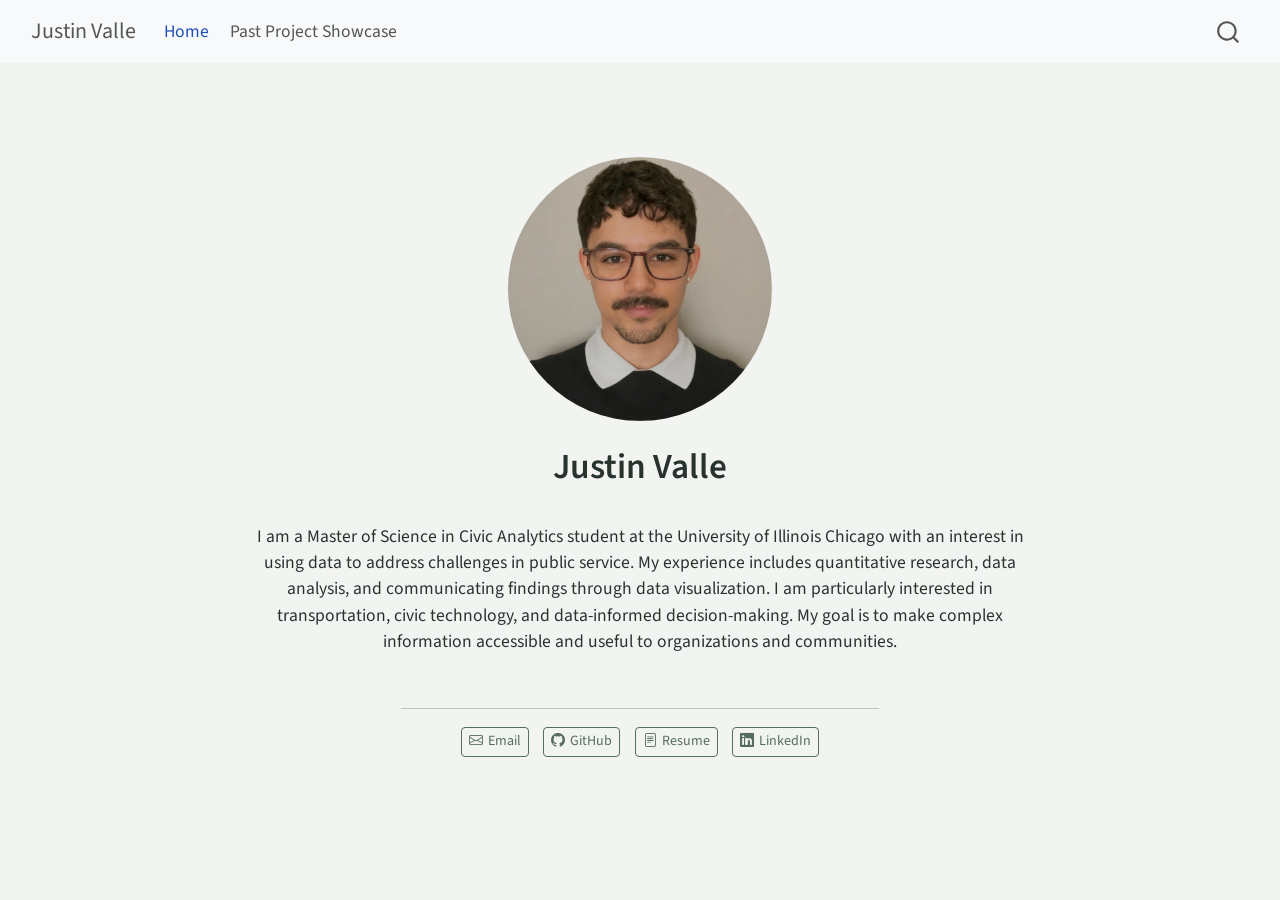
<file: docs/index.html>
<!DOCTYPE html>
<html xmlns="http://www.w3.org/1999/xhtml" lang="en" xml:lang="en"><head>

<meta charset="utf-8">
<meta name="generator" content="quarto-1.9.38">

<meta name="viewport" content="width=device-width, initial-scale=1.0, user-scalable=yes">


<title>Justin Valle</title>
<style>
/* Default styles provided by pandoc.
** See https://pandoc.org/MANUAL.html#variables-for-html for config info.
*/
code{white-space: pre-wrap;}
span.smallcaps{font-variant: small-caps;}
div.columns{display: flex; gap: min(4vw, 1.5em);}
div.column{flex: auto; overflow-x: auto;}
div.hanging-indent{margin-left: 1.5em; text-indent: -1.5em;}
ul.task-list{list-style: none;}
ul.task-list li input[type="checkbox"] {
  width: 0.8em;
  margin: 0 0.8em 0.2em -1em; /* quarto-specific, see https://github.com/quarto-dev/quarto-cli/issues/4556 */ 
  vertical-align: middle;
}
</style>


<script src="site_libs/quarto-nav/quarto-nav.js"></script>
<script src="site_libs/quarto-nav/headroom.min.js"></script>
<script src="site_libs/clipboard/clipboard.min.js"></script>
<script src="site_libs/quarto-search/autocomplete.umd.js"></script>
<script src="site_libs/quarto-search/fuse.min.js"></script>
<script src="site_libs/quarto-search/quarto-search.js"></script>
<meta name="quarto:offset" content="./">
<script src="site_libs/quarto-html/quarto.js" type="module"></script>
<script src="site_libs/quarto-html/tabsets/tabsets.js" type="module"></script>
<script src="site_libs/quarto-html/popper.min.js"></script>
<script src="site_libs/quarto-html/tippy.umd.min.js"></script>
<link href="site_libs/quarto-html/tippy.css" rel="stylesheet">
<link href="site_libs/quarto-html/quarto-syntax-highlighting-15634bcf2e68342d4ad2dfa704d543f6.css" rel="stylesheet" id="quarto-text-highlighting-styles">
<script src="site_libs/bootstrap/bootstrap.min.js"></script>
<link href="site_libs/bootstrap/bootstrap-icons.css" rel="stylesheet">
<link href="site_libs/bootstrap/bootstrap-abe318e02fb1c2ef12be7b823a6dc520.min.css" rel="stylesheet" append-hash="true" id="quarto-bootstrap" data-mode="light">
<script id="quarto-search-options" type="application/json">{
  "location": "navbar",
  "copy-button": false,
  "collapse-after": 3,
  "panel-placement": "end",
  "type": "overlay",
  "limit": 50,
  "keyboard-shortcut": [
    "f",
    "/",
    "s"
  ],
  "show-item-context": false,
  "language": {
    "search-no-results-text": "No results",
    "search-matching-documents-text": "matching documents",
    "search-copy-link-title": "Copy link to search",
    "search-hide-matches-text": "Hide additional matches",
    "search-more-match-text": "more match in this document",
    "search-more-matches-text": "more matches in this document",
    "search-clear-button-title": "Clear",
    "search-text-placeholder": "",
    "search-detached-cancel-button-title": "Cancel",
    "search-submit-button-title": "Submit",
    "search-label": "Search"
  }
}</script>


</head>

<body class="nav-fixed fullcontent quarto-light">

<div id="quarto-search-results"></div>
  <header id="quarto-header" class="headroom fixed-top">
    <nav class="navbar navbar-expand-lg " data-bs-theme="dark">
      <div class="navbar-container container-fluid">
      <div class="navbar-brand-container mx-auto">
    <a class="navbar-brand" href="./index.html">
    <span class="navbar-title">Justin Valle</span>
    </a>
  </div>
            <div id="quarto-search" class="" title="Search"></div>
          <button class="navbar-toggler" type="button" data-bs-toggle="collapse" data-bs-target="#navbarCollapse" aria-controls="navbarCollapse" role="menu" aria-expanded="false" aria-label="Toggle navigation" onclick="if (window.quartoToggleHeadroom) { window.quartoToggleHeadroom(); }">
  <span class="navbar-toggler-icon"></span>
</button>
          <div class="collapse navbar-collapse" id="navbarCollapse">
            <ul class="navbar-nav navbar-nav-scroll me-auto">
  <li class="nav-item">
    <a class="nav-link active" href="./index.html" aria-current="page"> 
<span class="menu-text">Home</span></a>
  </li>  
  <li class="nav-item">
    <a class="nav-link" href="./projects.html"> 
<span class="menu-text">Past Project Showcase</span></a>
  </li>  
</ul>
          </div> <!-- /navcollapse -->
            <div class="quarto-navbar-tools">
</div>
      </div> <!-- /container-fluid -->
    </nav>
</header>
<!-- content -->
<div id="quarto-content" class="quarto-container page-columns page-rows-contents page-layout-article page-navbar">
<!-- sidebar -->
<!-- margin-sidebar -->
    
<!-- main -->
<div class="quarto-about-jolla">
  <img src="profile.png" class="about-image
  round " style="height: 15em; width: 15em;">
 <header id="title-block-header" class="quarto-title-block default">
<div class="quarto-title">
<h1 class="title">Justin Valle</h1>
</div>
<div class="quarto-title-meta">
  </div>
</header><main class="content" id="quarto-document-content">
<p>I am a Master of Science in Civic Analytics student at the University of Illinois Chicago with an interest in using data to address challenges in public service. My experience includes quantitative research, data analysis, and communicating findings through data visualization. I am particularly interested in transportation, civic technology, and data-informed decision-making. My goal is to make complex information accessible and useful to organizations and communities.</p>


</main> 
  <hr class="about-sep">
   <div class="about-links">
  <a href="mailto:justinmv966@gmail.com" class="about-link" rel="" target="">
    <i class="bi bi-envelope"></i>
     <span class="about-link-text">Email</span>
  </a>
  <a href="https://github.com/jvalle966" class="about-link" rel="" target="">
    <i class="bi bi-github"></i>
     <span class="about-link-text">GitHub</span>
  </a>
  <a href="/jvalle_resume.pdf" class="about-link" rel="" target="">
    <i class="bi bi-file-text"></i>
     <span class="about-link-text">Resume</span>
  </a>
  <a href="https://www.linkedin.com/in/justin-valle-165857221/" class="about-link" rel="" target="">
    <i class="bi bi-linkedin"></i>
     <span class="about-link-text">LinkedIn</span>
  </a>
</div>
</div>
 <!-- /main -->
<script id="quarto-html-after-body" type="application/javascript">
  window.document.addEventListener("DOMContentLoaded", function (event) {
    const isCodeAnnotation = (el) => {
      for (const clz of el.classList) {
        if (clz.startsWith('code-annotation-')) {                     
          return true;
        }
      }
      return false;
    }
    const onCopySuccess = function(e) {
      // button target
      const button = e.trigger;
      // don't keep focus
      button.blur();
      // flash "checked"
      button.classList.add('code-copy-button-checked');
      var currentTitle = button.getAttribute("title");
      button.setAttribute("title", "Copied!");
      let tooltip;
      if (window.bootstrap) {
        button.setAttribute("data-bs-toggle", "tooltip");
        button.setAttribute("data-bs-placement", "left");
        button.setAttribute("data-bs-title", "Copied!");
        tooltip = new bootstrap.Tooltip(button, 
          { trigger: "manual", 
            customClass: "code-copy-button-tooltip",
            offset: [0, -8]});
        tooltip.show();    
      }
      setTimeout(function() {
        if (tooltip) {
          tooltip.hide();
          button.removeAttribute("data-bs-title");
          button.removeAttribute("data-bs-toggle");
          button.removeAttribute("data-bs-placement");
        }
        button.setAttribute("title", currentTitle);
        button.classList.remove('code-copy-button-checked');
      }, 1000);
      // clear code selection
      e.clearSelection();
    }
    const getTextToCopy = function(trigger) {
      const outerScaffold = trigger.parentElement.cloneNode(true);
      const codeEl = outerScaffold.querySelector('code');
      for (const childEl of codeEl.children) {
        if (isCodeAnnotation(childEl)) {
          childEl.remove();
        }
      }
      return codeEl.innerText;
    }
    const clipboard = new window.ClipboardJS('.code-copy-button:not([data-in-quarto-modal])', {
      text: getTextToCopy
    });
    clipboard.on('success', onCopySuccess);
    if (window.document.getElementById('quarto-embedded-source-code-modal')) {
      const clipboardModal = new window.ClipboardJS('.code-copy-button[data-in-quarto-modal]', {
        text: getTextToCopy,
        container: window.document.getElementById('quarto-embedded-source-code-modal')
      });
      clipboardModal.on('success', onCopySuccess);
    }
      var localhostRegex = new RegExp(/^(?:http|https):\/\/localhost\:?[0-9]*\//);
      var mailtoRegex = new RegExp(/^mailto:/);
        var filterRegex = new RegExp('/' + window.location.host + '/');
      var isInternal = (href) => {
          return filterRegex.test(href) || localhostRegex.test(href) || mailtoRegex.test(href);
      }
      // Inspect non-navigation links and adorn them if external
     var links = window.document.querySelectorAll('a[href]:not(.nav-link):not(.navbar-brand):not(.toc-action):not(.sidebar-link):not(.sidebar-item-toggle):not(.pagination-link):not(.no-external):not([aria-hidden]):not(.dropdown-item):not(.quarto-navigation-tool):not(.about-link)');
      for (var i=0; i<links.length; i++) {
        const link = links[i];
        if (!isInternal(link.href)) {
          // undo the damage that might have been done by quarto-nav.js in the case of
          // links that we want to consider external
          if (link.dataset.originalHref !== undefined) {
            link.href = link.dataset.originalHref;
          }
        }
      }
    function tippyHover(el, contentFn, onTriggerFn, onUntriggerFn) {
      const config = {
        allowHTML: true,
        maxWidth: 500,
        delay: 100,
        arrow: false,
        appendTo: function(el) {
            return el.parentElement;
        },
        interactive: true,
        interactiveBorder: 10,
        theme: 'quarto',
        placement: 'bottom-start',
      };
      if (contentFn) {
        config.content = contentFn;
      }
      if (onTriggerFn) {
        config.onTrigger = onTriggerFn;
      }
      if (onUntriggerFn) {
        config.onUntrigger = onUntriggerFn;
      }
      window.tippy(el, config); 
    }
    const noterefs = window.document.querySelectorAll('a[role="doc-noteref"]');
    for (var i=0; i<noterefs.length; i++) {
      const ref = noterefs[i];
      tippyHover(ref, function() {
        // use id or data attribute instead here
        let href = ref.getAttribute('data-footnote-href') || ref.getAttribute('href');
        try { href = new URL(href).hash; } catch {}
        const id = href.replace(/^#\/?/, "");
        const note = window.document.getElementById(id);
        if (note) {
          return note.innerHTML;
        } else {
          return "";
        }
      });
    }
    const xrefs = window.document.querySelectorAll('a.quarto-xref');
    const processXRef = (id, note) => {
      // Strip column container classes
      const stripColumnClz = (el) => {
        el.classList.remove("page-full", "page-columns");
        if (el.children) {
          for (const child of el.children) {
            stripColumnClz(child);
          }
        }
      }
      stripColumnClz(note)
      if (id === null || id.startsWith('sec-')) {
        // Special case sections, only their first couple elements
        const container = document.createElement("div");
        if (note.children && note.children.length > 2) {
          container.appendChild(note.children[0].cloneNode(true));
          for (let i = 1; i < note.children.length; i++) {
            const child = note.children[i];
            if (child.tagName === "P" && child.innerText === "") {
              continue;
            } else {
              container.appendChild(child.cloneNode(true));
              break;
            }
          }
          if (window.Quarto?.typesetMath) {
            window.Quarto.typesetMath(container);
          }
          return container.innerHTML
        } else {
          if (window.Quarto?.typesetMath) {
            window.Quarto.typesetMath(note);
          }
          return note.innerHTML;
        }
      } else {
        // Remove any anchor links if they are present
        const anchorLink = note.querySelector('a.anchorjs-link');
        if (anchorLink) {
          anchorLink.remove();
        }
        if (window.Quarto?.typesetMath) {
          window.Quarto.typesetMath(note);
        }
        if (note.classList.contains("callout")) {
          return note.outerHTML;
        } else {
          return note.innerHTML;
        }
      }
    }
    for (var i=0; i<xrefs.length; i++) {
      const xref = xrefs[i];
      tippyHover(xref, undefined, function(instance) {
        instance.disable();
        let url = xref.getAttribute('href');
        let hash = undefined; 
        if (url.startsWith('#')) {
          hash = url;
        } else {
          try { hash = new URL(url).hash; } catch {}
        }
        if (hash) {
          const id = hash.replace(/^#\/?/, "");
          const note = window.document.getElementById(id);
          if (note !== null) {
            try {
              const html = processXRef(id, note.cloneNode(true));
              instance.setContent(html);
            } finally {
              instance.enable();
              instance.show();
            }
          } else {
            // See if we can fetch this
            fetch(url.split('#')[0])
            .then(res => res.text())
            .then(html => {
              const parser = new DOMParser();
              const htmlDoc = parser.parseFromString(html, "text/html");
              const note = htmlDoc.getElementById(id);
              if (note !== null) {
                const html = processXRef(id, note);
                instance.setContent(html);
              } 
            }).finally(() => {
              instance.enable();
              instance.show();
            });
          }
        } else {
          // See if we can fetch a full url (with no hash to target)
          // This is a special case and we should probably do some content thinning / targeting
          fetch(url)
          .then(res => res.text())
          .then(html => {
            const parser = new DOMParser();
            const htmlDoc = parser.parseFromString(html, "text/html");
            const note = htmlDoc.querySelector('main.content');
            if (note !== null) {
              // This should only happen for chapter cross references
              // (since there is no id in the URL)
              // remove the first header
              if (note.children.length > 0 && note.children[0].tagName === "HEADER") {
                note.children[0].remove();
              }
              const html = processXRef(null, note);
              instance.setContent(html);
            } 
          }).finally(() => {
            instance.enable();
            instance.show();
          });
        }
      }, function(instance) {
      });
    }
        let selectedAnnoteEl;
        const selectorForAnnotation = ( cell, annotation) => {
          let cellAttr = 'data-code-cell="' + cell + '"';
          let lineAttr = 'data-code-annotation="' +  annotation + '"';
          const selector = 'span[' + cellAttr + '][' + lineAttr + ']';
          return selector;
        }
        const selectCodeLines = (annoteEl) => {
          const doc = window.document;
          const targetCell = annoteEl.getAttribute("data-target-cell");
          const targetAnnotation = annoteEl.getAttribute("data-target-annotation");
          const annoteSpan = window.document.querySelector(selectorForAnnotation(targetCell, targetAnnotation));
          const lines = annoteSpan.getAttribute("data-code-lines").split(",");
          const lineIds = lines.map((line) => {
            return targetCell + "-" + line;
          })
          let top = null;
          let height = null;
          let parent = null;
          if (lineIds.length > 0) {
              //compute the position of the single el (top and bottom and make a div)
              const el = window.document.getElementById(lineIds[0]);
              top = el.offsetTop;
              height = el.offsetHeight;
              parent = el.parentElement.parentElement;
            if (lineIds.length > 1) {
              const lastEl = window.document.getElementById(lineIds[lineIds.length - 1]);
              const bottom = lastEl.offsetTop + lastEl.offsetHeight;
              height = bottom - top;
            }
            if (top !== null && height !== null && parent !== null) {
              // cook up a div (if necessary) and position it 
              let div = window.document.getElementById("code-annotation-line-highlight");
              if (div === null) {
                div = window.document.createElement("div");
                div.setAttribute("id", "code-annotation-line-highlight");
                div.style.position = 'absolute';
                parent.appendChild(div);
              }
              div.style.top = top - 2 + "px";
              div.style.height = height + 4 + "px";
              div.style.left = 0;
              let gutterDiv = window.document.getElementById("code-annotation-line-highlight-gutter");
              if (gutterDiv === null) {
                gutterDiv = window.document.createElement("div");
                gutterDiv.setAttribute("id", "code-annotation-line-highlight-gutter");
                gutterDiv.style.position = 'absolute';
                const codeCell = window.document.getElementById(targetCell);
                const gutter = codeCell.querySelector('.code-annotation-gutter');
                gutter.appendChild(gutterDiv);
              }
              gutterDiv.style.top = top - 2 + "px";
              gutterDiv.style.height = height + 4 + "px";
            }
            selectedAnnoteEl = annoteEl;
          }
        };
        const unselectCodeLines = () => {
          const elementsIds = ["code-annotation-line-highlight", "code-annotation-line-highlight-gutter"];
          elementsIds.forEach((elId) => {
            const div = window.document.getElementById(elId);
            if (div) {
              div.remove();
            }
          });
          selectedAnnoteEl = undefined;
        };
          // Handle positioning of the toggle
      window.addEventListener(
        "resize",
        throttle(() => {
          elRect = undefined;
          if (selectedAnnoteEl) {
            selectCodeLines(selectedAnnoteEl);
          }
        }, 10)
      );
      function throttle(fn, ms) {
      let throttle = false;
      let timer;
        return (...args) => {
          if(!throttle) { // first call gets through
              fn.apply(this, args);
              throttle = true;
          } else { // all the others get throttled
              if(timer) clearTimeout(timer); // cancel #2
              timer = setTimeout(() => {
                fn.apply(this, args);
                timer = throttle = false;
              }, ms);
          }
        };
      }
        // Attach click handler to the DT
        const annoteDls = window.document.querySelectorAll('dt[data-target-cell]');
        for (const annoteDlNode of annoteDls) {
          annoteDlNode.addEventListener('click', (event) => {
            const clickedEl = event.target;
            if (clickedEl !== selectedAnnoteEl) {
              unselectCodeLines();
              const activeEl = window.document.querySelector('dt[data-target-cell].code-annotation-active');
              if (activeEl) {
                activeEl.classList.remove('code-annotation-active');
              }
              selectCodeLines(clickedEl);
              clickedEl.classList.add('code-annotation-active');
            } else {
              // Unselect the line
              unselectCodeLines();
              clickedEl.classList.remove('code-annotation-active');
            }
          });
        }
    const findCites = (el) => {
      const parentEl = el.parentElement;
      if (parentEl) {
        const cites = parentEl.dataset.cites;
        if (cites) {
          return {
            el,
            cites: cites.split(' ')
          };
        } else {
          return findCites(el.parentElement)
        }
      } else {
        return undefined;
      }
    };
    var bibliorefs = window.document.querySelectorAll('a[role="doc-biblioref"]');
    for (var i=0; i<bibliorefs.length; i++) {
      const ref = bibliorefs[i];
      const citeInfo = findCites(ref);
      if (citeInfo) {
        tippyHover(citeInfo.el, function() {
          var popup = window.document.createElement('div');
          citeInfo.cites.forEach(function(cite) {
            var citeDiv = window.document.createElement('div');
            citeDiv.classList.add('hanging-indent');
            citeDiv.classList.add('csl-entry');
            var biblioDiv = window.document.getElementById('ref-' + cite);
            if (biblioDiv) {
              citeDiv.innerHTML = biblioDiv.innerHTML;
            }
            popup.appendChild(citeDiv);
          });
          return popup.innerHTML;
        });
      }
    }
  });
  </script>
</div> <!-- /content -->




</body></html>
</file>
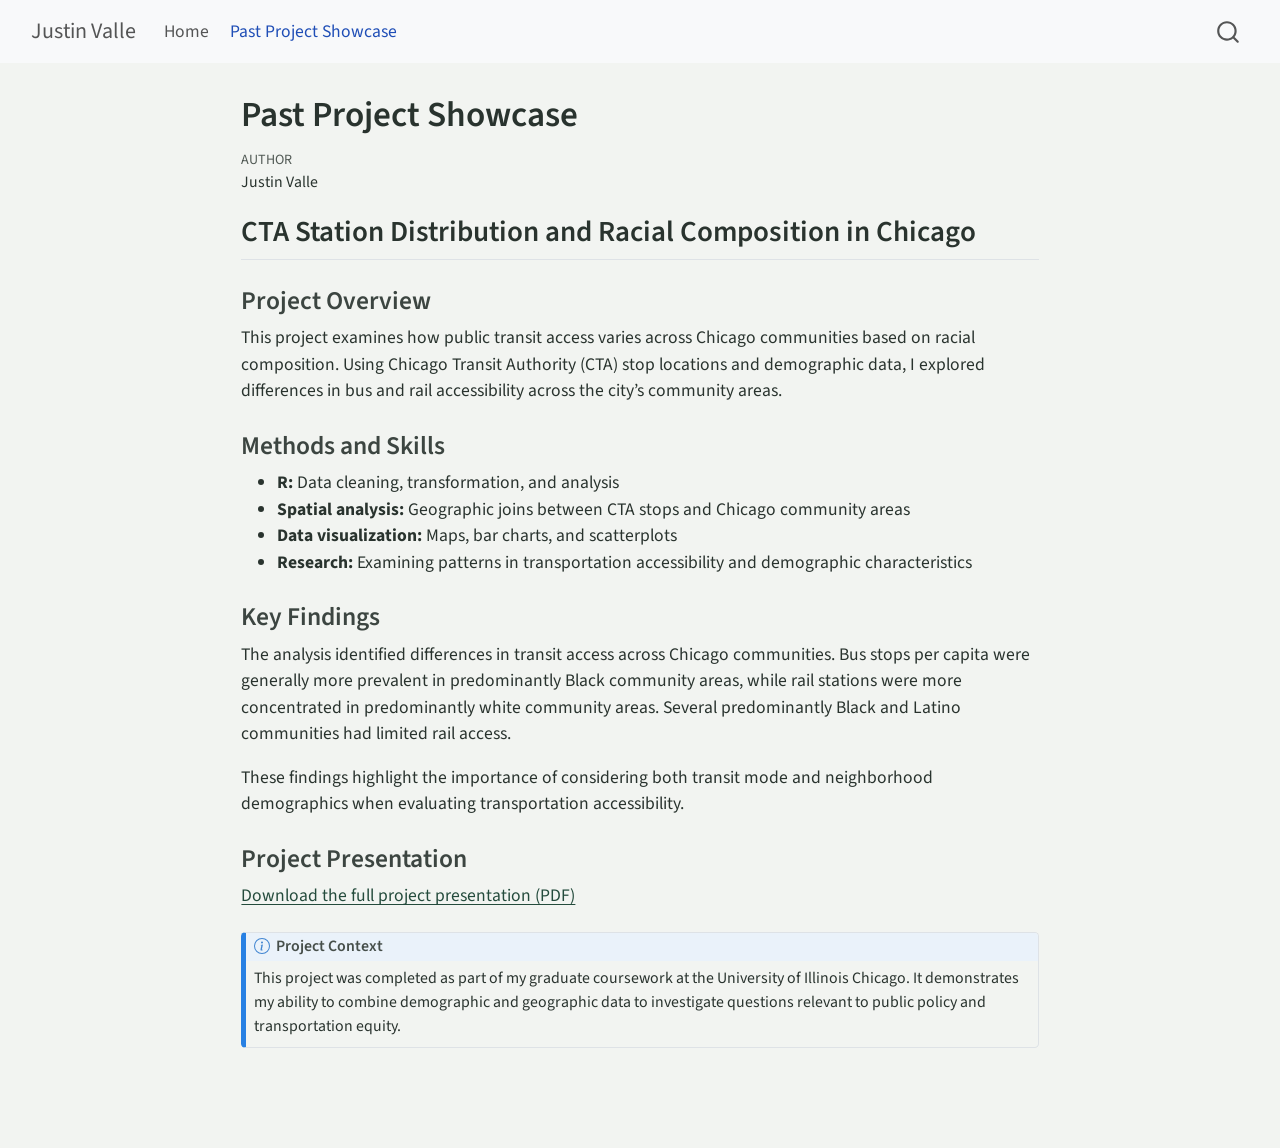
<file: docs/projects.html>
<!DOCTYPE html>
<html xmlns="http://www.w3.org/1999/xhtml" lang="en" xml:lang="en"><head>

<meta charset="utf-8">
<meta name="generator" content="quarto-1.9.38">

<meta name="viewport" content="width=device-width, initial-scale=1.0, user-scalable=yes">

<meta name="author" content="Justin Valle">

<title>Past Project Showcase – Justin Valle</title>
<style>
/* Default styles provided by pandoc.
** See https://pandoc.org/MANUAL.html#variables-for-html for config info.
*/
code{white-space: pre-wrap;}
span.smallcaps{font-variant: small-caps;}
div.columns{display: flex; gap: min(4vw, 1.5em);}
div.column{flex: auto; overflow-x: auto;}
div.hanging-indent{margin-left: 1.5em; text-indent: -1.5em;}
ul.task-list{list-style: none;}
ul.task-list li input[type="checkbox"] {
  width: 0.8em;
  margin: 0 0.8em 0.2em -1em; /* quarto-specific, see https://github.com/quarto-dev/quarto-cli/issues/4556 */ 
  vertical-align: middle;
}
</style>


<script src="site_libs/quarto-nav/quarto-nav.js"></script>
<script src="site_libs/quarto-nav/headroom.min.js"></script>
<script src="site_libs/clipboard/clipboard.min.js"></script>
<script src="site_libs/quarto-search/autocomplete.umd.js"></script>
<script src="site_libs/quarto-search/fuse.min.js"></script>
<script src="site_libs/quarto-search/quarto-search.js"></script>
<meta name="quarto:offset" content="./">
<script src="site_libs/quarto-html/quarto.js" type="module"></script>
<script src="site_libs/quarto-html/tabsets/tabsets.js" type="module"></script>
<script src="site_libs/quarto-html/popper.min.js"></script>
<script src="site_libs/quarto-html/tippy.umd.min.js"></script>
<script src="site_libs/quarto-html/anchor.min.js"></script>
<link href="site_libs/quarto-html/tippy.css" rel="stylesheet">
<link href="site_libs/quarto-html/quarto-syntax-highlighting-15634bcf2e68342d4ad2dfa704d543f6.css" rel="stylesheet" id="quarto-text-highlighting-styles">
<script src="site_libs/bootstrap/bootstrap.min.js"></script>
<link href="site_libs/bootstrap/bootstrap-icons.css" rel="stylesheet">
<link href="site_libs/bootstrap/bootstrap-abe318e02fb1c2ef12be7b823a6dc520.min.css" rel="stylesheet" append-hash="true" id="quarto-bootstrap" data-mode="light">
<script id="quarto-search-options" type="application/json">{
  "location": "navbar",
  "copy-button": false,
  "collapse-after": 3,
  "panel-placement": "end",
  "type": "overlay",
  "limit": 50,
  "keyboard-shortcut": [
    "f",
    "/",
    "s"
  ],
  "show-item-context": false,
  "language": {
    "search-no-results-text": "No results",
    "search-matching-documents-text": "matching documents",
    "search-copy-link-title": "Copy link to search",
    "search-hide-matches-text": "Hide additional matches",
    "search-more-match-text": "more match in this document",
    "search-more-matches-text": "more matches in this document",
    "search-clear-button-title": "Clear",
    "search-text-placeholder": "",
    "search-detached-cancel-button-title": "Cancel",
    "search-submit-button-title": "Submit",
    "search-label": "Search"
  }
}</script>


</head>

<body class="nav-fixed fullcontent quarto-light">

<div id="quarto-search-results"></div>
  <header id="quarto-header" class="headroom fixed-top">
    <nav class="navbar navbar-expand-lg " data-bs-theme="dark">
      <div class="navbar-container container-fluid">
      <div class="navbar-brand-container mx-auto">
    <a class="navbar-brand" href="./index.html">
    <span class="navbar-title">Justin Valle</span>
    </a>
  </div>
            <div id="quarto-search" class="" title="Search"></div>
          <button class="navbar-toggler" type="button" data-bs-toggle="collapse" data-bs-target="#navbarCollapse" aria-controls="navbarCollapse" role="menu" aria-expanded="false" aria-label="Toggle navigation" onclick="if (window.quartoToggleHeadroom) { window.quartoToggleHeadroom(); }">
  <span class="navbar-toggler-icon"></span>
</button>
          <div class="collapse navbar-collapse" id="navbarCollapse">
            <ul class="navbar-nav navbar-nav-scroll me-auto">
  <li class="nav-item">
    <a class="nav-link" href="./index.html"> 
<span class="menu-text">Home</span></a>
  </li>  
  <li class="nav-item">
    <a class="nav-link active" href="./projects.html" aria-current="page"> 
<span class="menu-text">Past Project Showcase</span></a>
  </li>  
</ul>
          </div> <!-- /navcollapse -->
            <div class="quarto-navbar-tools">
</div>
      </div> <!-- /container-fluid -->
    </nav>
</header>
<!-- content -->
<div id="quarto-content" class="quarto-container page-columns page-rows-contents page-layout-article page-navbar">
<!-- sidebar -->
<!-- margin-sidebar -->
    
<!-- main -->
<main class="content" id="quarto-document-content">

<header id="title-block-header" class="quarto-title-block default">
<div class="quarto-title">
<h1 class="title">Past Project Showcase</h1>
</div>



<div class="quarto-title-meta">

    <div>
    <div class="quarto-title-meta-heading">Author</div>
    <div class="quarto-title-meta-contents">
             <p>Justin Valle </p>
          </div>
  </div>
    
  
    
  </div>
  


</header>


<section id="cta-station-distribution-and-racial-composition-in-chicago" class="level2">
<h2 class="anchored" data-anchor-id="cta-station-distribution-and-racial-composition-in-chicago">CTA Station Distribution and Racial Composition in Chicago</h2>
<section id="project-overview" class="level3">
<h3 class="anchored" data-anchor-id="project-overview">Project Overview</h3>
<p>This project examines how public transit access varies across Chicago communities based on racial composition. Using Chicago Transit Authority (CTA) stop locations and demographic data, I explored differences in bus and rail accessibility across the city’s community areas.</p>
</section>
<section id="methods-and-skills" class="level3">
<h3 class="anchored" data-anchor-id="methods-and-skills">Methods and Skills</h3>
<ul>
<li><strong>R:</strong> Data cleaning, transformation, and analysis</li>
<li><strong>Spatial analysis:</strong> Geographic joins between CTA stops and Chicago community areas</li>
<li><strong>Data visualization:</strong> Maps, bar charts, and scatterplots</li>
<li><strong>Research:</strong> Examining patterns in transportation accessibility and demographic characteristics</li>
</ul>
</section>
<section id="key-findings" class="level3">
<h3 class="anchored" data-anchor-id="key-findings">Key Findings</h3>
<p>The analysis identified differences in transit access across Chicago communities. Bus stops per capita were generally more prevalent in predominantly Black community areas, while rail stations were more concentrated in predominantly white community areas. Several predominantly Black and Latino communities had limited rail access.</p>
<p>These findings highlight the importance of considering both transit mode and neighborhood demographics when evaluating transportation accessibility.</p>
</section>
<section id="project-presentation" class="level3">
<h3 class="anchored" data-anchor-id="project-presentation">Project Presentation</h3>
<p><a href="FinalProject_ValleJ_PA470.pdf">Download the full project presentation (PDF)</a></p>
<div class="callout callout-style-default callout-note callout-titled">
<div class="callout-header d-flex align-content-center">
<div class="callout-icon-container">
<i class="callout-icon"></i>
</div>
<div class="callout-title-container flex-fill">
<span class="screen-reader-only">Note</span>Project Context
</div>
</div>
<div class="callout-body-container callout-body">
<p>This project was completed as part of my graduate coursework at the University of Illinois Chicago. It demonstrates my ability to combine demographic and geographic data to investigate questions relevant to public policy and transportation equity.</p>
</div>
</div>


</section>
</section>

</main> <!-- /main -->
<script id="quarto-html-after-body" type="application/javascript">
  window.document.addEventListener("DOMContentLoaded", function (event) {
    const icon = "";
    const anchorJS = new window.AnchorJS();
    anchorJS.options = {
      placement: 'right',
      icon: icon
    };
    anchorJS.add('.anchored');
    const isCodeAnnotation = (el) => {
      for (const clz of el.classList) {
        if (clz.startsWith('code-annotation-')) {                     
          return true;
        }
      }
      return false;
    }
    const onCopySuccess = function(e) {
      // button target
      const button = e.trigger;
      // don't keep focus
      button.blur();
      // flash "checked"
      button.classList.add('code-copy-button-checked');
      var currentTitle = button.getAttribute("title");
      button.setAttribute("title", "Copied!");
      let tooltip;
      if (window.bootstrap) {
        button.setAttribute("data-bs-toggle", "tooltip");
        button.setAttribute("data-bs-placement", "left");
        button.setAttribute("data-bs-title", "Copied!");
        tooltip = new bootstrap.Tooltip(button, 
          { trigger: "manual", 
            customClass: "code-copy-button-tooltip",
            offset: [0, -8]});
        tooltip.show();    
      }
      setTimeout(function() {
        if (tooltip) {
          tooltip.hide();
          button.removeAttribute("data-bs-title");
          button.removeAttribute("data-bs-toggle");
          button.removeAttribute("data-bs-placement");
        }
        button.setAttribute("title", currentTitle);
        button.classList.remove('code-copy-button-checked');
      }, 1000);
      // clear code selection
      e.clearSelection();
    }
    const getTextToCopy = function(trigger) {
      const outerScaffold = trigger.parentElement.cloneNode(true);
      const codeEl = outerScaffold.querySelector('code');
      for (const childEl of codeEl.children) {
        if (isCodeAnnotation(childEl)) {
          childEl.remove();
        }
      }
      return codeEl.innerText;
    }
    const clipboard = new window.ClipboardJS('.code-copy-button:not([data-in-quarto-modal])', {
      text: getTextToCopy
    });
    clipboard.on('success', onCopySuccess);
    if (window.document.getElementById('quarto-embedded-source-code-modal')) {
      const clipboardModal = new window.ClipboardJS('.code-copy-button[data-in-quarto-modal]', {
        text: getTextToCopy,
        container: window.document.getElementById('quarto-embedded-source-code-modal')
      });
      clipboardModal.on('success', onCopySuccess);
    }
      var localhostRegex = new RegExp(/^(?:http|https):\/\/localhost\:?[0-9]*\//);
      var mailtoRegex = new RegExp(/^mailto:/);
        var filterRegex = new RegExp('/' + window.location.host + '/');
      var isInternal = (href) => {
          return filterRegex.test(href) || localhostRegex.test(href) || mailtoRegex.test(href);
      }
      // Inspect non-navigation links and adorn them if external
     var links = window.document.querySelectorAll('a[href]:not(.nav-link):not(.navbar-brand):not(.toc-action):not(.sidebar-link):not(.sidebar-item-toggle):not(.pagination-link):not(.no-external):not([aria-hidden]):not(.dropdown-item):not(.quarto-navigation-tool):not(.about-link)');
      for (var i=0; i<links.length; i++) {
        const link = links[i];
        if (!isInternal(link.href)) {
          // undo the damage that might have been done by quarto-nav.js in the case of
          // links that we want to consider external
          if (link.dataset.originalHref !== undefined) {
            link.href = link.dataset.originalHref;
          }
        }
      }
    function tippyHover(el, contentFn, onTriggerFn, onUntriggerFn) {
      const config = {
        allowHTML: true,
        maxWidth: 500,
        delay: 100,
        arrow: false,
        appendTo: function(el) {
            return el.parentElement;
        },
        interactive: true,
        interactiveBorder: 10,
        theme: 'quarto',
        placement: 'bottom-start',
      };
      if (contentFn) {
        config.content = contentFn;
      }
      if (onTriggerFn) {
        config.onTrigger = onTriggerFn;
      }
      if (onUntriggerFn) {
        config.onUntrigger = onUntriggerFn;
      }
      window.tippy(el, config); 
    }
    const noterefs = window.document.querySelectorAll('a[role="doc-noteref"]');
    for (var i=0; i<noterefs.length; i++) {
      const ref = noterefs[i];
      tippyHover(ref, function() {
        // use id or data attribute instead here
        let href = ref.getAttribute('data-footnote-href') || ref.getAttribute('href');
        try { href = new URL(href).hash; } catch {}
        const id = href.replace(/^#\/?/, "");
        const note = window.document.getElementById(id);
        if (note) {
          return note.innerHTML;
        } else {
          return "";
        }
      });
    }
    const xrefs = window.document.querySelectorAll('a.quarto-xref');
    const processXRef = (id, note) => {
      // Strip column container classes
      const stripColumnClz = (el) => {
        el.classList.remove("page-full", "page-columns");
        if (el.children) {
          for (const child of el.children) {
            stripColumnClz(child);
          }
        }
      }
      stripColumnClz(note)
      if (id === null || id.startsWith('sec-')) {
        // Special case sections, only their first couple elements
        const container = document.createElement("div");
        if (note.children && note.children.length > 2) {
          container.appendChild(note.children[0].cloneNode(true));
          for (let i = 1; i < note.children.length; i++) {
            const child = note.children[i];
            if (child.tagName === "P" && child.innerText === "") {
              continue;
            } else {
              container.appendChild(child.cloneNode(true));
              break;
            }
          }
          if (window.Quarto?.typesetMath) {
            window.Quarto.typesetMath(container);
          }
          return container.innerHTML
        } else {
          if (window.Quarto?.typesetMath) {
            window.Quarto.typesetMath(note);
          }
          return note.innerHTML;
        }
      } else {
        // Remove any anchor links if they are present
        const anchorLink = note.querySelector('a.anchorjs-link');
        if (anchorLink) {
          anchorLink.remove();
        }
        if (window.Quarto?.typesetMath) {
          window.Quarto.typesetMath(note);
        }
        if (note.classList.contains("callout")) {
          return note.outerHTML;
        } else {
          return note.innerHTML;
        }
      }
    }
    for (var i=0; i<xrefs.length; i++) {
      const xref = xrefs[i];
      tippyHover(xref, undefined, function(instance) {
        instance.disable();
        let url = xref.getAttribute('href');
        let hash = undefined; 
        if (url.startsWith('#')) {
          hash = url;
        } else {
          try { hash = new URL(url).hash; } catch {}
        }
        if (hash) {
          const id = hash.replace(/^#\/?/, "");
          const note = window.document.getElementById(id);
          if (note !== null) {
            try {
              const html = processXRef(id, note.cloneNode(true));
              instance.setContent(html);
            } finally {
              instance.enable();
              instance.show();
            }
          } else {
            // See if we can fetch this
            fetch(url.split('#')[0])
            .then(res => res.text())
            .then(html => {
              const parser = new DOMParser();
              const htmlDoc = parser.parseFromString(html, "text/html");
              const note = htmlDoc.getElementById(id);
              if (note !== null) {
                const html = processXRef(id, note);
                instance.setContent(html);
              } 
            }).finally(() => {
              instance.enable();
              instance.show();
            });
          }
        } else {
          // See if we can fetch a full url (with no hash to target)
          // This is a special case and we should probably do some content thinning / targeting
          fetch(url)
          .then(res => res.text())
          .then(html => {
            const parser = new DOMParser();
            const htmlDoc = parser.parseFromString(html, "text/html");
            const note = htmlDoc.querySelector('main.content');
            if (note !== null) {
              // This should only happen for chapter cross references
              // (since there is no id in the URL)
              // remove the first header
              if (note.children.length > 0 && note.children[0].tagName === "HEADER") {
                note.children[0].remove();
              }
              const html = processXRef(null, note);
              instance.setContent(html);
            } 
          }).finally(() => {
            instance.enable();
            instance.show();
          });
        }
      }, function(instance) {
      });
    }
        let selectedAnnoteEl;
        const selectorForAnnotation = ( cell, annotation) => {
          let cellAttr = 'data-code-cell="' + cell + '"';
          let lineAttr = 'data-code-annotation="' +  annotation + '"';
          const selector = 'span[' + cellAttr + '][' + lineAttr + ']';
          return selector;
        }
        const selectCodeLines = (annoteEl) => {
          const doc = window.document;
          const targetCell = annoteEl.getAttribute("data-target-cell");
          const targetAnnotation = annoteEl.getAttribute("data-target-annotation");
          const annoteSpan = window.document.querySelector(selectorForAnnotation(targetCell, targetAnnotation));
          const lines = annoteSpan.getAttribute("data-code-lines").split(",");
          const lineIds = lines.map((line) => {
            return targetCell + "-" + line;
          })
          let top = null;
          let height = null;
          let parent = null;
          if (lineIds.length > 0) {
              //compute the position of the single el (top and bottom and make a div)
              const el = window.document.getElementById(lineIds[0]);
              top = el.offsetTop;
              height = el.offsetHeight;
              parent = el.parentElement.parentElement;
            if (lineIds.length > 1) {
              const lastEl = window.document.getElementById(lineIds[lineIds.length - 1]);
              const bottom = lastEl.offsetTop + lastEl.offsetHeight;
              height = bottom - top;
            }
            if (top !== null && height !== null && parent !== null) {
              // cook up a div (if necessary) and position it 
              let div = window.document.getElementById("code-annotation-line-highlight");
              if (div === null) {
                div = window.document.createElement("div");
                div.setAttribute("id", "code-annotation-line-highlight");
                div.style.position = 'absolute';
                parent.appendChild(div);
              }
              div.style.top = top - 2 + "px";
              div.style.height = height + 4 + "px";
              div.style.left = 0;
              let gutterDiv = window.document.getElementById("code-annotation-line-highlight-gutter");
              if (gutterDiv === null) {
                gutterDiv = window.document.createElement("div");
                gutterDiv.setAttribute("id", "code-annotation-line-highlight-gutter");
                gutterDiv.style.position = 'absolute';
                const codeCell = window.document.getElementById(targetCell);
                const gutter = codeCell.querySelector('.code-annotation-gutter');
                gutter.appendChild(gutterDiv);
              }
              gutterDiv.style.top = top - 2 + "px";
              gutterDiv.style.height = height + 4 + "px";
            }
            selectedAnnoteEl = annoteEl;
          }
        };
        const unselectCodeLines = () => {
          const elementsIds = ["code-annotation-line-highlight", "code-annotation-line-highlight-gutter"];
          elementsIds.forEach((elId) => {
            const div = window.document.getElementById(elId);
            if (div) {
              div.remove();
            }
          });
          selectedAnnoteEl = undefined;
        };
          // Handle positioning of the toggle
      window.addEventListener(
        "resize",
        throttle(() => {
          elRect = undefined;
          if (selectedAnnoteEl) {
            selectCodeLines(selectedAnnoteEl);
          }
        }, 10)
      );
      function throttle(fn, ms) {
      let throttle = false;
      let timer;
        return (...args) => {
          if(!throttle) { // first call gets through
              fn.apply(this, args);
              throttle = true;
          } else { // all the others get throttled
              if(timer) clearTimeout(timer); // cancel #2
              timer = setTimeout(() => {
                fn.apply(this, args);
                timer = throttle = false;
              }, ms);
          }
        };
      }
        // Attach click handler to the DT
        const annoteDls = window.document.querySelectorAll('dt[data-target-cell]');
        for (const annoteDlNode of annoteDls) {
          annoteDlNode.addEventListener('click', (event) => {
            const clickedEl = event.target;
            if (clickedEl !== selectedAnnoteEl) {
              unselectCodeLines();
              const activeEl = window.document.querySelector('dt[data-target-cell].code-annotation-active');
              if (activeEl) {
                activeEl.classList.remove('code-annotation-active');
              }
              selectCodeLines(clickedEl);
              clickedEl.classList.add('code-annotation-active');
            } else {
              // Unselect the line
              unselectCodeLines();
              clickedEl.classList.remove('code-annotation-active');
            }
          });
        }
    const findCites = (el) => {
      const parentEl = el.parentElement;
      if (parentEl) {
        const cites = parentEl.dataset.cites;
        if (cites) {
          return {
            el,
            cites: cites.split(' ')
          };
        } else {
          return findCites(el.parentElement)
        }
      } else {
        return undefined;
      }
    };
    var bibliorefs = window.document.querySelectorAll('a[role="doc-biblioref"]');
    for (var i=0; i<bibliorefs.length; i++) {
      const ref = bibliorefs[i];
      const citeInfo = findCites(ref);
      if (citeInfo) {
        tippyHover(citeInfo.el, function() {
          var popup = window.document.createElement('div');
          citeInfo.cites.forEach(function(cite) {
            var citeDiv = window.document.createElement('div');
            citeDiv.classList.add('hanging-indent');
            citeDiv.classList.add('csl-entry');
            var biblioDiv = window.document.getElementById('ref-' + cite);
            if (biblioDiv) {
              citeDiv.innerHTML = biblioDiv.innerHTML;
            }
            popup.appendChild(citeDiv);
          });
          return popup.innerHTML;
        });
      }
    }
  });
  </script>
</div> <!-- /content -->




</body></html>
</file>
<file: docs/site_libs/quarto-html/tippy.css>
.tippy-box[data-animation=fade][data-state=hidden]{opacity:0}[data-tippy-root]{max-width:calc(100vw - 10px)}.tippy-box{position:relative;background-color:#333;color:#fff;border-radius:4px;font-size:14px;line-height:1.4;white-space:normal;outline:0;transition-property:transform,visibility,opacity}.tippy-box[data-placement^=top]>.tippy-arrow{bottom:0}.tippy-box[data-placement^=top]>.tippy-arrow:before{bottom:-7px;left:0;border-width:8px 8px 0;border-top-color:initial;transform-origin:center top}.tippy-box[data-placement^=bottom]>.tippy-arrow{top:0}.tippy-box[data-placement^=bottom]>.tippy-arrow:before{top:-7px;left:0;border-width:0 8px 8px;border-bottom-color:initial;transform-origin:center bottom}.tippy-box[data-placement^=left]>.tippy-arrow{right:0}.tippy-box[data-placement^=left]>.tippy-arrow:before{border-width:8px 0 8px 8px;border-left-color:initial;right:-7px;transform-origin:center left}.tippy-box[data-placement^=right]>.tippy-arrow{left:0}.tippy-box[data-placement^=right]>.tippy-arrow:before{left:-7px;border-width:8px 8px 8px 0;border-right-color:initial;transform-origin:center right}.tippy-box[data-inertia][data-state=visible]{transition-timing-function:cubic-bezier(.54,1.5,.38,1.11)}.tippy-arrow{width:16px;height:16px;color:#333}.tippy-arrow:before{content:"";position:absolute;border-color:transparent;border-style:solid}.tippy-content{position:relative;padding:5px 9px;z-index:1}
</file>
<file: docs/site_libs/quarto-html/quarto-syntax-highlighting-15634bcf2e68342d4ad2dfa704d543f6.css>
/* quarto syntax highlight colors */
:root {
  --quarto-hl-ot-color: #003B4F;
  --quarto-hl-at-color: #657422;
  --quarto-hl-ss-color: #20794D;
  --quarto-hl-an-color: #5E5E5E;
  --quarto-hl-fu-color: #4758AB;
  --quarto-hl-st-color: #20794D;
  --quarto-hl-cf-color: #003B4F;
  --quarto-hl-op-color: #5E5E5E;
  --quarto-hl-er-color: #AD0000;
  --quarto-hl-bn-color: #AD0000;
  --quarto-hl-al-color: #AD0000;
  --quarto-hl-va-color: #111111;
  --quarto-hl-bu-color: inherit;
  --quarto-hl-ex-color: inherit;
  --quarto-hl-pp-color: #AD0000;
  --quarto-hl-in-color: #5E5E5E;
  --quarto-hl-vs-color: #20794D;
  --quarto-hl-wa-color: #5E5E5E;
  --quarto-hl-do-color: #5E5E5E;
  --quarto-hl-im-color: #00769E;
  --quarto-hl-ch-color: #20794D;
  --quarto-hl-dt-color: #AD0000;
  --quarto-hl-fl-color: #AD0000;
  --quarto-hl-co-color: #5E5E5E;
  --quarto-hl-cv-color: #5E5E5E;
  --quarto-hl-cn-color: #8f5902;
  --quarto-hl-sc-color: #5E5E5E;
  --quarto-hl-dv-color: #AD0000;
  --quarto-hl-kw-color: #003B4F;
}

/* other quarto variables */
:root {
  --quarto-font-monospace: SFMono-Regular, Menlo, Monaco, Consolas, "Liberation Mono", "Courier New", monospace;
}

/* syntax highlight based on Pandoc's rules */
pre > code.sourceCode > span {
  color: #003B4F;
}

code.sourceCode > span {
  color: #003B4F;
}

div.sourceCode,
div.sourceCode pre.sourceCode {
  color: #003B4F;
}

/* Normal */
code span {
  color: #003B4F;
}

/* Alert */
code span.al {
  color: #AD0000;
  font-style: inherit;
}

/* Annotation */
code span.an {
  color: #5E5E5E;
  font-style: inherit;
}

/* Attribute */
code span.at {
  color: #657422;
  font-style: inherit;
}

/* BaseN */
code span.bn {
  color: #AD0000;
  font-style: inherit;
}

/* BuiltIn */
code span.bu {
  font-style: inherit;
}

/* ControlFlow */
code span.cf {
  color: #003B4F;
  font-weight: bold;
  font-style: inherit;
}

/* Char */
code span.ch {
  color: #20794D;
  font-style: inherit;
}

/* Constant */
code span.cn {
  color: #8f5902;
  font-style: inherit;
}

/* Comment */
code span.co {
  color: #5E5E5E;
  font-style: inherit;
}

/* CommentVar */
code span.cv {
  color: #5E5E5E;
  font-style: italic;
}

/* Documentation */
code span.do {
  color: #5E5E5E;
  font-style: italic;
}

/* DataType */
code span.dt {
  color: #AD0000;
  font-style: inherit;
}

/* DecVal */
code span.dv {
  color: #AD0000;
  font-style: inherit;
}

/* Error */
code span.er {
  color: #AD0000;
  font-style: inherit;
}

/* Extension */
code span.ex {
  font-style: inherit;
}

/* Float */
code span.fl {
  color: #AD0000;
  font-style: inherit;
}

/* Function */
code span.fu {
  color: #4758AB;
  font-style: inherit;
}

/* Import */
code span.im {
  color: #00769E;
  font-style: inherit;
}

/* Information */
code span.in {
  color: #5E5E5E;
  font-style: inherit;
}

/* Keyword */
code span.kw {
  color: #003B4F;
  font-weight: bold;
  font-style: inherit;
}

/* Operator */
code span.op {
  color: #5E5E5E;
  font-style: inherit;
}

/* Other */
code span.ot {
  color: #003B4F;
  font-style: inherit;
}

/* Preprocessor */
code span.pp {
  color: #AD0000;
  font-style: inherit;
}

/* SpecialChar */
code span.sc {
  color: #5E5E5E;
  font-style: inherit;
}

/* SpecialString */
code span.ss {
  color: #20794D;
  font-style: inherit;
}

/* String */
code span.st {
  color: #20794D;
  font-style: inherit;
}

/* Variable */
code span.va {
  color: #111111;
  font-style: inherit;
}

/* VerbatimString */
code span.vs {
  color: #20794D;
  font-style: inherit;
}

/* Warning */
code span.wa {
  color: #5E5E5E;
  font-style: italic;
}

.prevent-inlining {
  content: "</";
}

/*# sourceMappingURL=f23921c56f73e400b49028c9186a1aa0.css.map */
</file>
